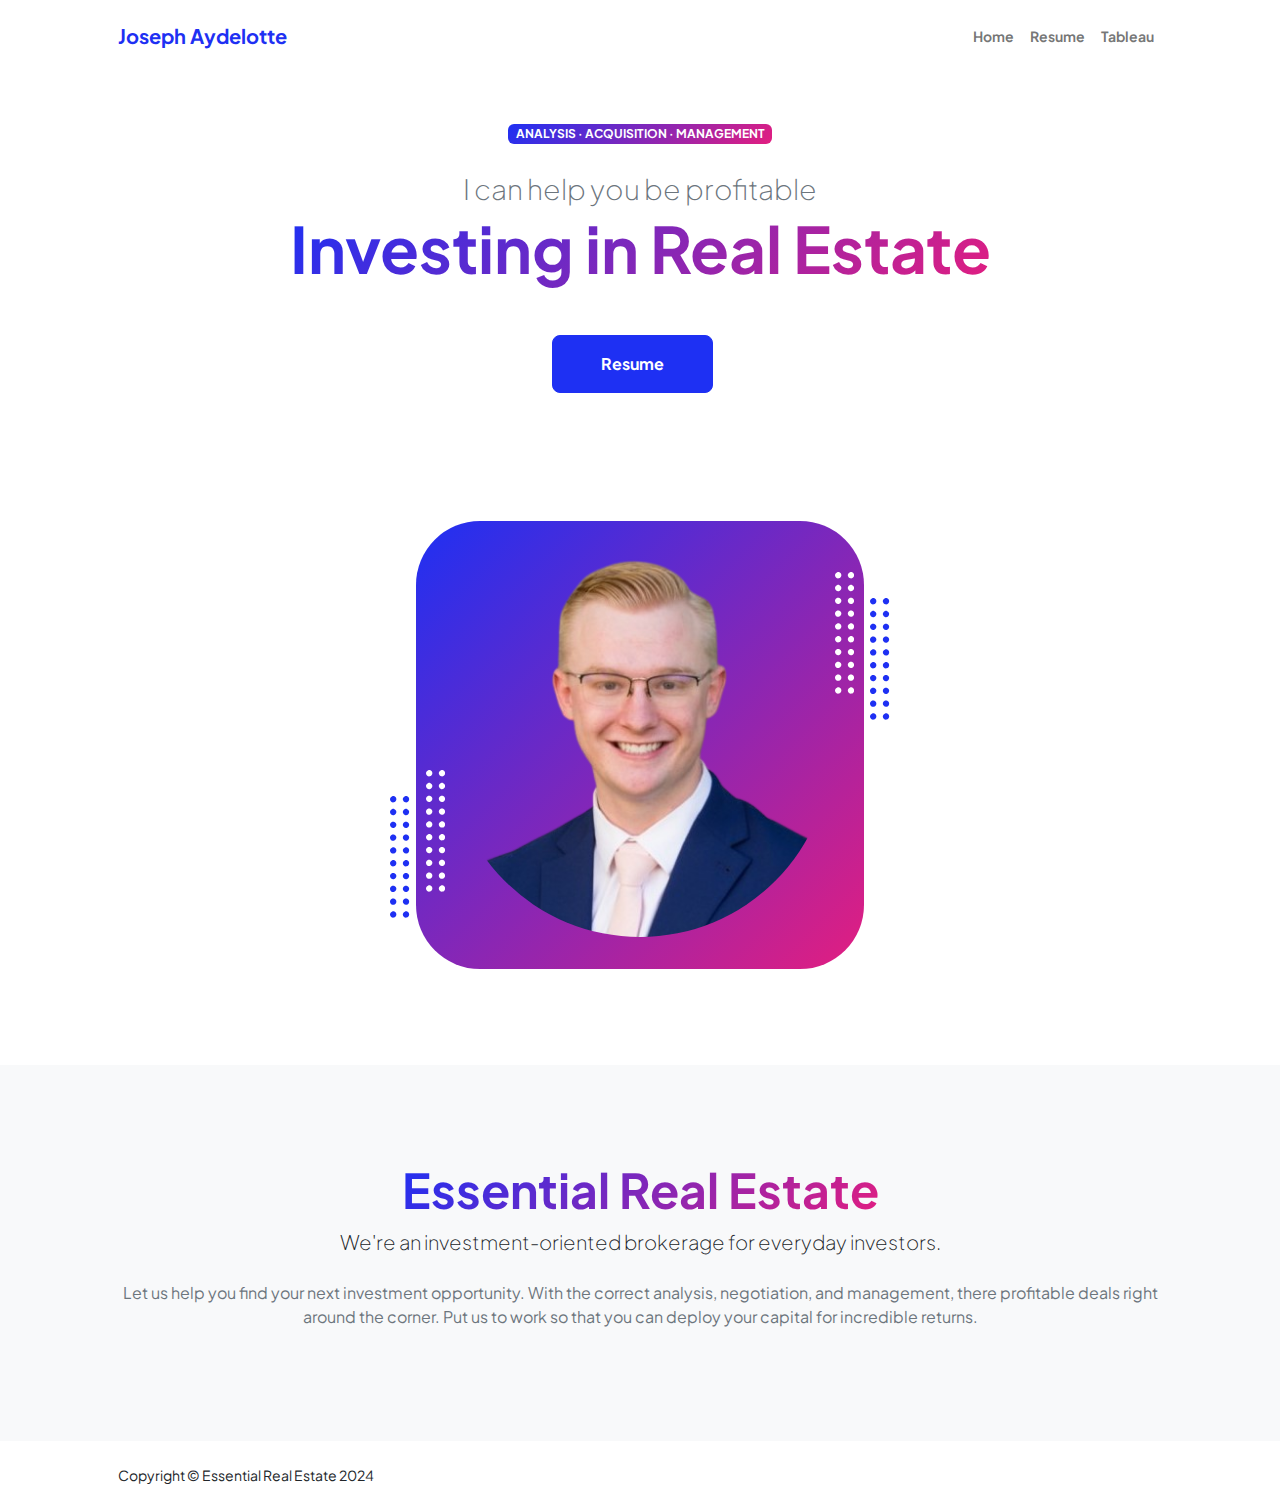
<file: startbootstrap-personal-gh-pages/index.html>
<!DOCTYPE html>
<html lang="en">
    <head>
        <meta charset="utf-8" />
        <meta name="viewport" content="width=device-width, initial-scale=1, shrink-to-fit=no" />
        <meta name="description" content="" />
        <meta name="author" content="" />
        <title>Essential Real Estate</title>
        <!-- Favicon-->
        <link rel="icon" type="image/x-icon" href="assets/favicon.ico" />
        <!-- Custom Google font-->
        <link rel="preconnect" href="https://fonts.googleapis.com" />
        <link rel="preconnect" href="https://fonts.gstatic.com" crossorigin />
        <link href="https://fonts.googleapis.com/css2?family=Plus+Jakarta+Sans:wght@100;200;300;400;500;600;700;800;900&amp;display=swap" rel="stylesheet" />
        <!-- Bootstrap icons-->
        <link href="https://cdn.jsdelivr.net/npm/bootstrap-icons@1.8.1/font/bootstrap-icons.css" rel="stylesheet" />
        <!-- Core theme CSS (includes Bootstrap)-->
        <link href="css/styles.css" rel="stylesheet" />
    </head>
    <body class="d-flex flex-column h-100">
        <main class="flex-shrink-0">
            <!-- Navigation-->
            <nav class="navbar navbar-expand-lg navbar-light bg-white py-3">
                <div class="container px-5">
                    <a class="navbar-brand" href="index.html"><span class="fw-bolder text-primary">Joseph Aydelotte</span></a>
                    <button class="navbar-toggler" type="button" data-bs-toggle="collapse" data-bs-target="#navbarSupportedContent" aria-controls="navbarSupportedContent" aria-expanded="false" aria-label="Toggle navigation"><span class="navbar-toggler-icon"></span></button>
                    <div class="collapse navbar-collapse" id="navbarSupportedContent">
                        <ul class="navbar-nav ms-auto mb-2 mb-lg-0 small fw-bolder">
                            <li class="nav-item"><a class="nav-link" href="index.html">Home</a></li>
                            <li class="nav-item"><a class="nav-link" href="resume.html">Resume</a></li>
                            <li class="nav-item"><a class="nav-link" href="tableau.html">Tableau</a></li>
                        </ul>
                    </div>
                </div>
            </nav>
            <!-- Header-->
            <header class="py-5">
                <div class="container px-5 pb-5">
                    <div class="row gx-5 align-items-center">
                        <div class="col-xxl-5">
                            <!-- Header text content-->
                            <div class="text-center text-xxl-start">
                                <div class="badge bg-gradient-primary-to-secondary text-white mb-4"><div class="text-uppercase">Analysis &middot; Acquisition &middot; Management</div></div>
                                <div class="fs-3 fw-light text-muted">I can help you be profitable</div>
                                <h1 class="display-3 fw-bolder mb-5"><span class="text-gradient d-inline">Investing in Real Estate</span></h1>
                                <div class="d-grid gap-3 d-sm-flex justify-content-sm-center justify-content-xxl-start mb-3">
                                    <a class="btn btn-primary btn-lg px-5 py-3 me-sm-3 fs-6 fw-bolder" href="resume.html">Resume</a>
                                </div>
                            </div>
                        </div>
                        <div class="col-xxl-7">
                            <!-- Header profile picture-->
                            <div class="d-flex justify-content-center mt-5 mt-xxl-0">
                                <div class="profile bg-gradient-primary-to-secondary">
                                    <!-- TIP: For best results, use a photo with a transparent background like the demo example below-->
                                    <!-- Watch a tutorial on how to do this on YouTube (link)-->
                                    <img class="profile-img" src="assets/profile.png" alt="Joseph Aydelotte"/>
                                    <div class="dots-1">
                                        <!-- SVG Dots-->
                                        <svg version="1.1" xmlns="http://www.w3.org/2000/svg" xmlns:xlink="http://www.w3.org/1999/xlink" x="0px" y="0px" viewBox="0 0 191.6 1215.4" style="enable-background: new 0 0 191.6 1215.4" xml:space="preserve">
                                            <g transform="translate(0.000000,1280.000000) scale(0.100000,-0.100000)">
                                                <path d="M227.7,12788.6c-105-35-200-141-222-248c-43-206,163-412,369-369c155,32,275,190,260,339c-11,105-90,213-190,262        C383.7,12801.6,289.7,12808.6,227.7,12788.6z"></path>
                                                <path d="M1507.7,12788.6c-151-50-253-216-222-362c25-119,136-230,254-255c194-41,395,142,375,339c-11,105-90,213-190,262        C1663.7,12801.6,1569.7,12808.6,1507.7,12788.6z"></path>
                                                <path d="M227.7,11508.6c-105-35-200-141-222-248c-43-206,163-412,369-369c155,32,275,190,260,339c-11,105-90,213-190,262        C383.7,11521.6,289.7,11528.6,227.7,11508.6z"></path>
                                                <path d="M1507.7,11508.6c-151-50-253-216-222-362c25-119,136-230,254-255c194-41,395,142,375,339c-11,105-90,213-190,262        C1663.7,11521.6,1569.7,11528.6,1507.7,11508.6z"></path>
                                                <path d="M227.7,10228.6c-105-35-200-141-222-248c-43-206,163-412,369-369c155,32,275,190,260,339c-11,105-90,213-190,262        C383.7,10241.6,289.7,10248.6,227.7,10228.6z"></path>
                                                <path d="M1507.7,10228.6c-105-35-200-141-222-248c-43-206,163-412,369-369c155,32,275,190,260,339c-11,105-90,213-190,262        C1663.7,10241.6,1569.7,10248.6,1507.7,10228.6z"></path>
                                                <path d="M227.7,8948.6c-105-35-200-141-222-248c-43-206,163-412,369-369c155,32,275,190,260,339c-11,105-90,213-190,262        C383.7,8961.6,289.7,8968.6,227.7,8948.6z"></path>
                                                <path d="M1507.7,8948.6c-105-35-200-141-222-248c-43-206,163-412,369-369c155,32,275,190,260,339c-11,105-90,213-190,262        C1663.7,8961.6,1569.7,8968.6,1507.7,8948.6z"></path>
                                                <path d="M227.7,7668.6c-105-35-200-141-222-248c-43-206,163-412,369-369c155,32,275,190,260,339c-11,105-90,213-190,262        C383.7,7681.6,289.7,7688.6,227.7,7668.6z"></path>
                                                <path d="M1507.7,7668.6c-105-35-200-141-222-248c-43-206,163-412,369-369c155,32,275,190,260,339c-11,105-90,213-190,262        C1663.7,7681.6,1569.7,7688.6,1507.7,7668.6z"></path>
                                                <path d="M227.7,6388.6c-105-35-200-141-222-248c-43-206,163-412,369-369c155,32,275,190,260,339c-11,105-90,213-190,262        C383.7,6401.6,289.7,6408.6,227.7,6388.6z"></path>
                                                <path d="M1507.7,6388.6c-105-35-200-141-222-248c-43-206,163-412,369-369c155,32,275,190,260,339c-11,105-90,213-190,262        C1663.7,6401.6,1569.7,6408.6,1507.7,6388.6z"></path>
                                                <path d="M227.7,5108.6c-105-35-200-141-222-248c-43-206,163-412,369-369c155,32,275,190,260,339c-11,105-90,213-190,262        C383.7,5121.6,289.7,5128.6,227.7,5108.6z"></path>
                                                <path d="M1507.7,5108.6c-105-35-200-141-222-248c-43-206,163-412,369-369c155,32,275,190,260,339c-11,105-90,213-190,262        C1663.7,5121.6,1569.7,5128.6,1507.7,5108.6z"></path>
                                                <path d="M227.7,3828.6c-105-35-200-141-222-248c-43-206,163-412,369-369c155,32,275,190,260,339c-11,105-90,213-190,262        C383.7,3841.6,289.7,3848.6,227.7,3828.6z"></path>
                                                <path d="M1507.7,3828.6c-105-35-200-141-222-248c-43-206,163-412,369-369c155,32,275,190,260,339c-11,105-90,213-190,262        C1663.7,3841.6,1569.7,3848.6,1507.7,3828.6z"></path>
                                                <path d="M227.7,2548.6c-105-35-200-141-222-248c-43-206,163-412,369-369c155,32,275,190,260,339c-11,105-90,213-190,262        C383.7,2561.6,289.7,2568.6,227.7,2548.6z"></path>
                                                <path d="M1507.7,2548.6c-105-35-200-141-222-248c-43-206,163-412,369-369c155,32,275,190,260,339c-11,105-90,213-190,262        C1663.7,2561.6,1569.7,2568.6,1507.7,2548.6z"></path>
                                                <path d="M227.7,1268.6c-105-35-200-141-222-248c-43-206,163-412,369-369c155,32,275,190,260,339c-11,105-90,213-190,262        C383.7,1281.6,289.7,1288.6,227.7,1268.6z"></path>
                                                <path d="M1507.7,1268.6c-105-35-200-141-222-248c-43-206,163-412,369-369c155,32,275,190,260,339c-11,105-90,213-190,262        C1663.7,1281.6,1569.7,1288.6,1507.7,1268.6z"></path>
                                            </g>
                                        </svg>
                                        <!-- END of SVG dots-->
                                    </div>
                                    <div class="dots-2">
                                        <!-- SVG Dots-->
                                        <svg version="1.1" xmlns="http://www.w3.org/2000/svg" xmlns:xlink="http://www.w3.org/1999/xlink" x="0px" y="0px" viewBox="0 0 191.6 1215.4" style="enable-background: new 0 0 191.6 1215.4" xml:space="preserve">
                                            <g transform="translate(0.000000,1280.000000) scale(0.100000,-0.100000)">
                                                <path d="M227.7,12788.6c-105-35-200-141-222-248c-43-206,163-412,369-369c155,32,275,190,260,339c-11,105-90,213-190,262        C383.7,12801.6,289.7,12808.6,227.7,12788.6z"></path>
                                                <path d="M1507.7,12788.6c-151-50-253-216-222-362c25-119,136-230,254-255c194-41,395,142,375,339c-11,105-90,213-190,262        C1663.7,12801.6,1569.7,12808.6,1507.7,12788.6z"></path>
                                                <path d="M227.7,11508.6c-105-35-200-141-222-248c-43-206,163-412,369-369c155,32,275,190,260,339c-11,105-90,213-190,262        C383.7,11521.6,289.7,11528.6,227.7,11508.6z"></path>
                                                <path d="M1507.7,11508.6c-151-50-253-216-222-362c25-119,136-230,254-255c194-41,395,142,375,339c-11,105-90,213-190,262        C1663.7,11521.6,1569.7,11528.6,1507.7,11508.6z"></path>
                                                <path d="M227.7,10228.6c-105-35-200-141-222-248c-43-206,163-412,369-369c155,32,275,190,260,339c-11,105-90,213-190,262        C383.7,10241.6,289.7,10248.6,227.7,10228.6z"></path>
                                                <path d="M1507.7,10228.6c-105-35-200-141-222-248c-43-206,163-412,369-369c155,32,275,190,260,339c-11,105-90,213-190,262        C1663.7,10241.6,1569.7,10248.6,1507.7,10228.6z"></path>
                                                <path d="M227.7,8948.6c-105-35-200-141-222-248c-43-206,163-412,369-369c155,32,275,190,260,339c-11,105-90,213-190,262        C383.7,8961.6,289.7,8968.6,227.7,8948.6z"></path>
                                                <path d="M1507.7,8948.6c-105-35-200-141-222-248c-43-206,163-412,369-369c155,32,275,190,260,339c-11,105-90,213-190,262        C1663.7,8961.6,1569.7,8968.6,1507.7,8948.6z"></path>
                                                <path d="M227.7,7668.6c-105-35-200-141-222-248c-43-206,163-412,369-369c155,32,275,190,260,339c-11,105-90,213-190,262        C383.7,7681.6,289.7,7688.6,227.7,7668.6z"></path>
                                                <path d="M1507.7,7668.6c-105-35-200-141-222-248c-43-206,163-412,369-369c155,32,275,190,260,339c-11,105-90,213-190,262        C1663.7,7681.6,1569.7,7688.6,1507.7,7668.6z"></path>
                                                <path d="M227.7,6388.6c-105-35-200-141-222-248c-43-206,163-412,369-369c155,32,275,190,260,339c-11,105-90,213-190,262        C383.7,6401.6,289.7,6408.6,227.7,6388.6z"></path>
                                                <path d="M1507.7,6388.6c-105-35-200-141-222-248c-43-206,163-412,369-369c155,32,275,190,260,339c-11,105-90,213-190,262        C1663.7,6401.6,1569.7,6408.6,1507.7,6388.6z"></path>
                                                <path d="M227.7,5108.6c-105-35-200-141-222-248c-43-206,163-412,369-369c155,32,275,190,260,339c-11,105-90,213-190,262        C383.7,5121.6,289.7,5128.6,227.7,5108.6z"></path>
                                                <path d="M1507.7,5108.6c-105-35-200-141-222-248c-43-206,163-412,369-369c155,32,275,190,260,339c-11,105-90,213-190,262        C1663.7,5121.6,1569.7,5128.6,1507.7,5108.6z"></path>
                                                <path d="M227.7,3828.6c-105-35-200-141-222-248c-43-206,163-412,369-369c155,32,275,190,260,339c-11,105-90,213-190,262        C383.7,3841.6,289.7,3848.6,227.7,3828.6z"></path>
                                                <path d="M1507.7,3828.6c-105-35-200-141-222-248c-43-206,163-412,369-369c155,32,275,190,260,339c-11,105-90,213-190,262        C1663.7,3841.6,1569.7,3848.6,1507.7,3828.6z"></path>
                                                <path d="M227.7,2548.6c-105-35-200-141-222-248c-43-206,163-412,369-369c155,32,275,190,260,339c-11,105-90,213-190,262        C383.7,2561.6,289.7,2568.6,227.7,2548.6z"></path>
                                                <path d="M1507.7,2548.6c-105-35-200-141-222-248c-43-206,163-412,369-369c155,32,275,190,260,339c-11,105-90,213-190,262        C1663.7,2561.6,1569.7,2568.6,1507.7,2548.6z"></path>
                                                <path d="M227.7,1268.6c-105-35-200-141-222-248c-43-206,163-412,369-369c155,32,275,190,260,339c-11,105-90,213-190,262        C383.7,1281.6,289.7,1288.6,227.7,1268.6z"></path>
                                                <path d="M1507.7,1268.6c-105-35-200-141-222-248c-43-206,163-412,369-369c155,32,275,190,260,339c-11,105-90,213-190,262        C1663.7,1281.6,1569.7,1288.6,1507.7,1268.6z"></path>
                                            </g>
                                        </svg>
                                        <!-- END of SVG dots-->
                                    </div>
                                    <div class="dots-3">
                                        <!-- SVG Dots-->
                                        <svg version="1.1" xmlns="http://www.w3.org/2000/svg" xmlns:xlink="http://www.w3.org/1999/xlink" x="0px" y="0px" viewBox="0 0 191.6 1215.4" style="enable-background: new 0 0 191.6 1215.4" xml:space="preserve">
                                            <g transform="translate(0.000000,1280.000000) scale(0.100000,-0.100000)">
                                                <path d="M227.7,12788.6c-105-35-200-141-222-248c-43-206,163-412,369-369c155,32,275,190,260,339c-11,105-90,213-190,262        C383.7,12801.6,289.7,12808.6,227.7,12788.6z"></path>
                                                <path d="M1507.7,12788.6c-151-50-253-216-222-362c25-119,136-230,254-255c194-41,395,142,375,339c-11,105-90,213-190,262        C1663.7,12801.6,1569.7,12808.6,1507.7,12788.6z"></path>
                                                <path d="M227.7,11508.6c-105-35-200-141-222-248c-43-206,163-412,369-369c155,32,275,190,260,339c-11,105-90,213-190,262        C383.7,11521.6,289.7,11528.6,227.7,11508.6z"></path>
                                                <path d="M1507.7,11508.6c-151-50-253-216-222-362c25-119,136-230,254-255c194-41,395,142,375,339c-11,105-90,213-190,262        C1663.7,11521.6,1569.7,11528.6,1507.7,11508.6z"></path>
                                                <path d="M227.7,10228.6c-105-35-200-141-222-248c-43-206,163-412,369-369c155,32,275,190,260,339c-11,105-90,213-190,262        C383.7,10241.6,289.7,10248.6,227.7,10228.6z"></path>
                                                <path d="M1507.7,10228.6c-105-35-200-141-222-248c-43-206,163-412,369-369c155,32,275,190,260,339c-11,105-90,213-190,262        C1663.7,10241.6,1569.7,10248.6,1507.7,10228.6z"></path>
                                                <path d="M227.7,8948.6c-105-35-200-141-222-248c-43-206,163-412,369-369c155,32,275,190,260,339c-11,105-90,213-190,262        C383.7,8961.6,289.7,8968.6,227.7,8948.6z"></path>
                                                <path d="M1507.7,8948.6c-105-35-200-141-222-248c-43-206,163-412,369-369c155,32,275,190,260,339c-11,105-90,213-190,262        C1663.7,8961.6,1569.7,8968.6,1507.7,8948.6z"></path>
                                                <path d="M227.7,7668.6c-105-35-200-141-222-248c-43-206,163-412,369-369c155,32,275,190,260,339c-11,105-90,213-190,262        C383.7,7681.6,289.7,7688.6,227.7,7668.6z"></path>
                                                <path d="M1507.7,7668.6c-105-35-200-141-222-248c-43-206,163-412,369-369c155,32,275,190,260,339c-11,105-90,213-190,262        C1663.7,7681.6,1569.7,7688.6,1507.7,7668.6z"></path>
                                                <path d="M227.7,6388.6c-105-35-200-141-222-248c-43-206,163-412,369-369c155,32,275,190,260,339c-11,105-90,213-190,262        C383.7,6401.6,289.7,6408.6,227.7,6388.6z"></path>
                                                <path d="M1507.7,6388.6c-105-35-200-141-222-248c-43-206,163-412,369-369c155,32,275,190,260,339c-11,105-90,213-190,262        C1663.7,6401.6,1569.7,6408.6,1507.7,6388.6z"></path>
                                                <path d="M227.7,5108.6c-105-35-200-141-222-248c-43-206,163-412,369-369c155,32,275,190,260,339c-11,105-90,213-190,262        C383.7,5121.6,289.7,5128.6,227.7,5108.6z"></path>
                                                <path d="M1507.7,5108.6c-105-35-200-141-222-248c-43-206,163-412,369-369c155,32,275,190,260,339c-11,105-90,213-190,262        C1663.7,5121.6,1569.7,5128.6,1507.7,5108.6z"></path>
                                                <path d="M227.7,3828.6c-105-35-200-141-222-248c-43-206,163-412,369-369c155,32,275,190,260,339c-11,105-90,213-190,262        C383.7,3841.6,289.7,3848.6,227.7,3828.6z"></path>
                                                <path d="M1507.7,3828.6c-105-35-200-141-222-248c-43-206,163-412,369-369c155,32,275,190,260,339c-11,105-90,213-190,262        C1663.7,3841.6,1569.7,3848.6,1507.7,3828.6z"></path>
                                                <path d="M227.7,2548.6c-105-35-200-141-222-248c-43-206,163-412,369-369c155,32,275,190,260,339c-11,105-90,213-190,262        C383.7,2561.6,289.7,2568.6,227.7,2548.6z"></path>
                                                <path d="M1507.7,2548.6c-105-35-200-141-222-248c-43-206,163-412,369-369c155,32,275,190,260,339c-11,105-90,213-190,262        C1663.7,2561.6,1569.7,2568.6,1507.7,2548.6z"></path>
                                                <path d="M227.7,1268.6c-105-35-200-141-222-248c-43-206,163-412,369-369c155,32,275,190,260,339c-11,105-90,213-190,262        C383.7,1281.6,289.7,1288.6,227.7,1268.6z"></path>
                                                <path d="M1507.7,1268.6c-105-35-200-141-222-248c-43-206,163-412,369-369c155,32,275,190,260,339c-11,105-90,213-190,262        C1663.7,1281.6,1569.7,1288.6,1507.7,1268.6z"></path>
                                            </g>
                                        </svg>
                                        <!-- END of SVG dots-->
                                    </div>
                                    <div class="dots-4">
                                        <!-- SVG Dots-->
                                        <svg version="1.1" xmlns="http://www.w3.org/2000/svg" xmlns:xlink="http://www.w3.org/1999/xlink" x="0px" y="0px" viewBox="0 0 191.6 1215.4" style="enable-background: new 0 0 191.6 1215.4" xml:space="preserve">
                                            <g transform="translate(0.000000,1280.000000) scale(0.100000,-0.100000)">
                                                <path d="M227.7,12788.6c-105-35-200-141-222-248c-43-206,163-412,369-369c155,32,275,190,260,339c-11,105-90,213-190,262        C383.7,12801.6,289.7,12808.6,227.7,12788.6z"></path>
                                                <path d="M1507.7,12788.6c-151-50-253-216-222-362c25-119,136-230,254-255c194-41,395,142,375,339c-11,105-90,213-190,262        C1663.7,12801.6,1569.7,12808.6,1507.7,12788.6z"></path>
                                                <path d="M227.7,11508.6c-105-35-200-141-222-248c-43-206,163-412,369-369c155,32,275,190,260,339c-11,105-90,213-190,262        C383.7,11521.6,289.7,11528.6,227.7,11508.6z"></path>
                                                <path d="M1507.7,11508.6c-151-50-253-216-222-362c25-119,136-230,254-255c194-41,395,142,375,339c-11,105-90,213-190,262        C1663.7,11521.6,1569.7,11528.6,1507.7,11508.6z"></path>
                                                <path d="M227.7,10228.6c-105-35-200-141-222-248c-43-206,163-412,369-369c155,32,275,190,260,339c-11,105-90,213-190,262        C383.7,10241.6,289.7,10248.6,227.7,10228.6z"></path>
                                                <path d="M1507.7,10228.6c-105-35-200-141-222-248c-43-206,163-412,369-369c155,32,275,190,260,339c-11,105-90,213-190,262        C1663.7,10241.6,1569.7,10248.6,1507.7,10228.6z"></path>
                                                <path d="M227.7,8948.6c-105-35-200-141-222-248c-43-206,163-412,369-369c155,32,275,190,260,339c-11,105-90,213-190,262        C383.7,8961.6,289.7,8968.6,227.7,8948.6z"></path>
                                                <path d="M1507.7,8948.6c-105-35-200-141-222-248c-43-206,163-412,369-369c155,32,275,190,260,339c-11,105-90,213-190,262        C1663.7,8961.6,1569.7,8968.6,1507.7,8948.6z"></path>
                                                <path d="M227.7,7668.6c-105-35-200-141-222-248c-43-206,163-412,369-369c155,32,275,190,260,339c-11,105-90,213-190,262        C383.7,7681.6,289.7,7688.6,227.7,7668.6z"></path>
                                                <path d="M1507.7,7668.6c-105-35-200-141-222-248c-43-206,163-412,369-369c155,32,275,190,260,339c-11,105-90,213-190,262        C1663.7,7681.6,1569.7,7688.6,1507.7,7668.6z"></path>
                                                <path d="M227.7,6388.6c-105-35-200-141-222-248c-43-206,163-412,369-369c155,32,275,190,260,339c-11,105-90,213-190,262        C383.7,6401.6,289.7,6408.6,227.7,6388.6z"></path>
                                                <path d="M1507.7,6388.6c-105-35-200-141-222-248c-43-206,163-412,369-369c155,32,275,190,260,339c-11,105-90,213-190,262        C1663.7,6401.6,1569.7,6408.6,1507.7,6388.6z"></path>
                                                <path d="M227.7,5108.6c-105-35-200-141-222-248c-43-206,163-412,369-369c155,32,275,190,260,339c-11,105-90,213-190,262        C383.7,5121.6,289.7,5128.6,227.7,5108.6z"></path>
                                                <path d="M1507.7,5108.6c-105-35-200-141-222-248c-43-206,163-412,369-369c155,32,275,190,260,339c-11,105-90,213-190,262        C1663.7,5121.6,1569.7,5128.6,1507.7,5108.6z"></path>
                                                <path d="M227.7,3828.6c-105-35-200-141-222-248c-43-206,163-412,369-369c155,32,275,190,260,339c-11,105-90,213-190,262        C383.7,3841.6,289.7,3848.6,227.7,3828.6z"></path>
                                                <path d="M1507.7,3828.6c-105-35-200-141-222-248c-43-206,163-412,369-369c155,32,275,190,260,339c-11,105-90,213-190,262        C1663.7,3841.6,1569.7,3848.6,1507.7,3828.6z"></path>
                                                <path d="M227.7,2548.6c-105-35-200-141-222-248c-43-206,163-412,369-369c155,32,275,190,260,339c-11,105-90,213-190,262        C383.7,2561.6,289.7,2568.6,227.7,2548.6z"></path>
                                                <path d="M1507.7,2548.6c-105-35-200-141-222-248c-43-206,163-412,369-369c155,32,275,190,260,339c-11,105-90,213-190,262        C1663.7,2561.6,1569.7,2568.6,1507.7,2548.6z"></path>
                                                <path d="M227.7,1268.6c-105-35-200-141-222-248c-43-206,163-412,369-369c155,32,275,190,260,339c-11,105-90,213-190,262        C383.7,1281.6,289.7,1288.6,227.7,1268.6z"></path>
                                                <path d="M1507.7,1268.6c-105-35-200-141-222-248c-43-206,163-412,369-369c155,32,275,190,260,339c-11,105-90,213-190,262        C1663.7,1281.6,1569.7,1288.6,1507.7,1268.6z"></path>
                                            </g>
                                        </svg>
                                        <!-- END of SVG dots-->
                                    </div>
                                </div>
                            </div>
                        </div>
                    </div>
                </div>
            </header>
            <!-- About Section-->
            <section class="bg-light py-5">
                <div class="container px-5">
                    <div class="row gx-5 justify-content-center">
                        <div class="col-xxl-8">
                            <div class="text-center my-5">
                                <h2 class="display-5 fw-bolder"><span class="text-gradient d-inline">Essential Real Estate</span></h2>
                                <p class="lead fw-light mb-4">We're an investment-oriented brokerage for everyday investors.</p>
                                <p class="text-muted">Let us help you find your next investment opportunity. With the correct analysis, negotiation, and management, there profitable deals right around the corner. Put us to work so that you can deploy your capital for incredible returns.</p>
                                <div class="d-flex justify-content-center fs-2 gap-4">
                                    
                                </div>
                            </div>
                        </div>
                    </div>
                </div>
            </section>
        </main>
        <!-- Footer-->
        <footer class="bg-white py-4 mt-auto">
            <div class="container px-5">
                <div class="row align-items-center justify-content-between flex-column flex-sm-row">
                    <div class="col-auto"><div class="small m-0">Copyright &copy; Essential Real Estate 2024</div></div>
                    <div class="col-auto">
                        
                    </div>
                </div>
            </div>
        </footer>
        <!-- Bootstrap core JS-->
        <script src="https://cdn.jsdelivr.net/npm/bootstrap@5.2.3/dist/js/bootstrap.bundle.min.js"></script>
        <!-- Core theme JS-->
        <script src="js/scripts.js"></script>
    </body>
</html>
</file>
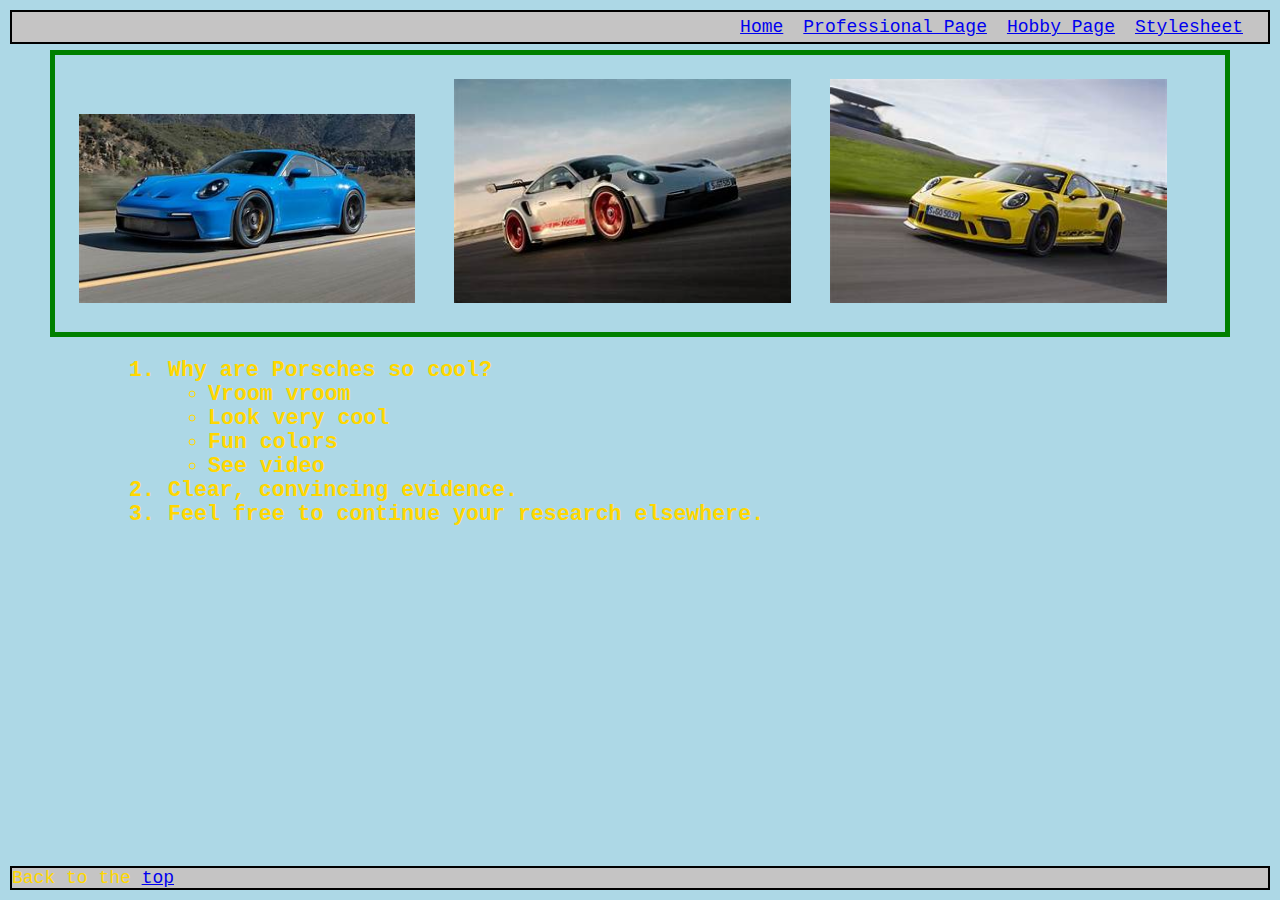
<file: from_scratch_html/hobby.html>
<!DOCTYPE html>

<head>
    <meta charset="UTF-8">
    <meta http-equiv="X-UA-Compatible" content="IE=edge">
    <meta name = "viewport" content="width=device-width, initial-scale=1.0">
    <link rel="stylesheet" href="../styles/styles.css">
    <title>Cool Pictures</title>
</head>


<body>
    <div class="header">
        <a href="../styles/styles.css" class="menu_option"  id="">Stylesheet</a>
        <a href="../from_scratch_html/hobby.html" class="menu_option"  id="">Hobby Page</a>
        <a href="../startbootstrap-personal-gh-pages/index.html" class="menu_option"  id="">Professional Page</a>
        <a href="../index.html" class="menu_option"  id="">Home</a>
    </div>

    <div class="picture_display" id="display_one">
        <img src="../pictures/cars/gt3-1.jpg" class = "car_pic" alt="1/3 favorite car!">
        <img src="../pictures/cars/gt3-2.jpg" class = "car_pic" alt="2/3 favorite car!">
        <img src="../pictures/cars/gt3-3.jpg" class = "car_pic" alt="3/3 favorite car!">
    </div>

    <ol class="ordered_list">
        <li>Why are Porsches so cool?
            <ul>
                <li>Vroom vroom</li>
                <li>Look very cool</li>
                <li>Fun colors</li>
                <li>See video</li>
            </ul>
        </li>
        <li>Clear, convincing evidence.</li>
        <li>Feel free to continue your research elsewhere.</li>
    </ol>

    <iframe class="video" src="https://www.youtube.com/embed/q5T-v5lYnck?si=e8IIgDgEYeAqFNEV" title="YouTube video player" frameborder="0" allow="accelerometer; autoplay; clipboard-write; encrypted-media; gyroscope; picture-in-picture; web-share" referrerpolicy="strict-origin-when-cross-origin" allowfullscreen></iframe>

    <br><br>

    <div class="anchorlink" >Back to the <a href="#top">top</a></div>


</body>
</file>
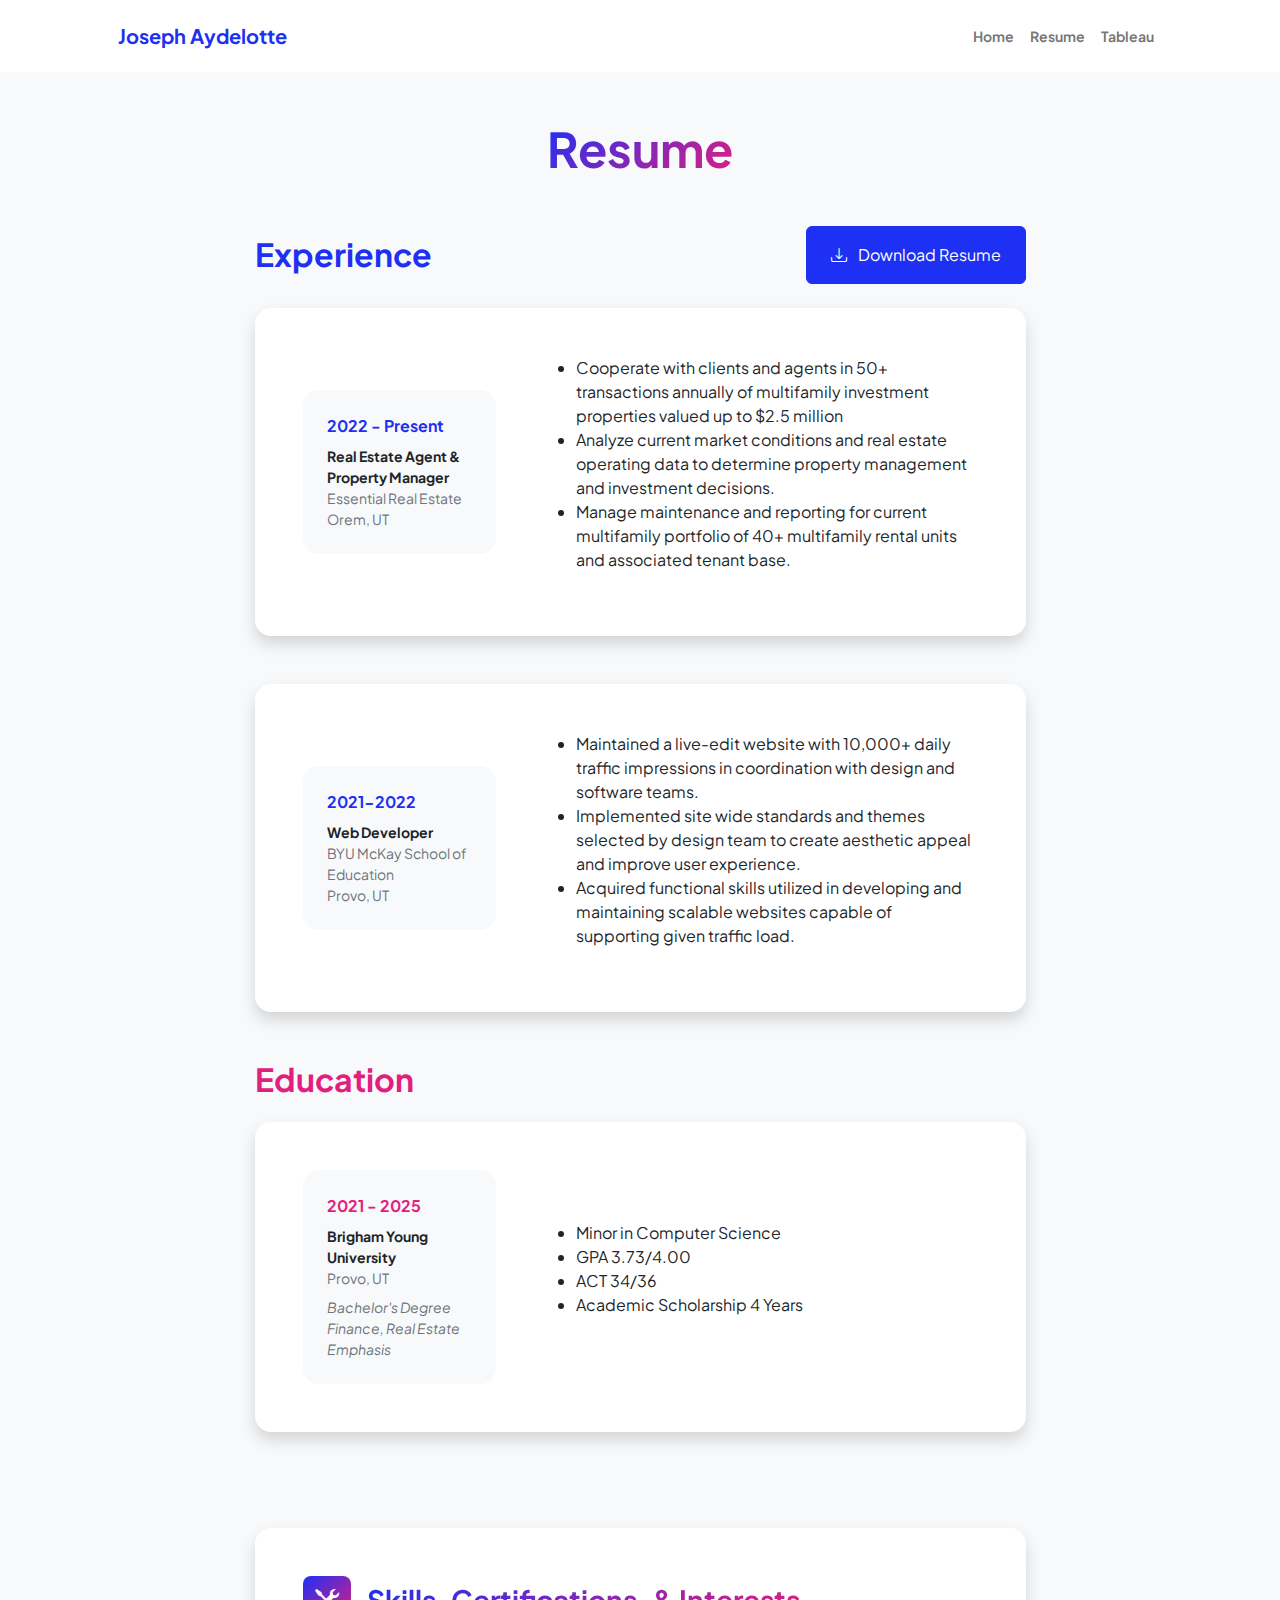
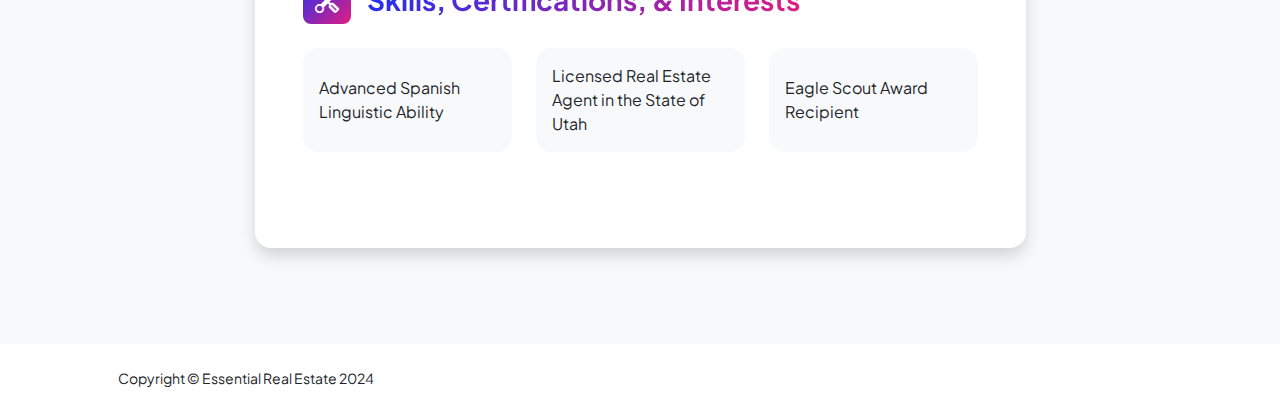
<file: startbootstrap-personal-gh-pages/resume.html>
<!DOCTYPE html>
<html lang="en">
    <head>
        <meta charset="utf-8" />
        <meta name="viewport" content="width=device-width, initial-scale=1, shrink-to-fit=no" />
        <meta name="description" content="" />
        <meta name="author" content="" />
        <title>Essential Real Estate</title>
        <!-- Favicon-->
        <link rel="icon" type="image/x-icon" href="assets/favicon.ico" />
        <!-- Custom Google font-->
        <link rel="preconnect" href="https://fonts.googleapis.com" />
        <link rel="preconnect" href="https://fonts.gstatic.com" crossorigin />
        <link href="https://fonts.googleapis.com/css2?family=Plus+Jakarta+Sans:wght@100;200;300;400;500;600;700;800;900&amp;display=swap" rel="stylesheet" />
        <!-- Bootstrap icons-->
        <link href="https://cdn.jsdelivr.net/npm/bootstrap-icons@1.8.1/font/bootstrap-icons.css" rel="stylesheet" />
        <!-- Core theme CSS (includes Bootstrap)-->
        <link href="css/styles.css" rel="stylesheet" />
    </head>
    <body class="d-flex flex-column h-100 bg-light">
        <main class="flex-shrink-0">
            <!-- Navigation-->
            <nav class="navbar navbar-expand-lg navbar-light bg-white py-3">
                <div class="container px-5">
                    <a class="navbar-brand" href="index.html"><span class="fw-bolder text-primary">Joseph Aydelotte</span></a>
                    <button class="navbar-toggler" type="button" data-bs-toggle="collapse" data-bs-target="#navbarSupportedContent" aria-controls="navbarSupportedContent" aria-expanded="false" aria-label="Toggle navigation"><span class="navbar-toggler-icon"></span></button>
                    <div class="collapse navbar-collapse" id="navbarSupportedContent">
                        <ul class="navbar-nav ms-auto mb-2 mb-lg-0 small fw-bolder">
                            <li class="nav-item"><a class="nav-link" href="index.html">Home</a></li>
                            <li class="nav-item"><a class="nav-link" href="resume.html">Resume</a></li>
                            <li class="nav-item"><a class="nav-link" href="tableau.html">Tableau</a></li>
                        </ul>
                    </div>
                </div>
            </nav>
            <!-- Page Content-->
            <div class="container px-5 my-5">
                <div class="text-center mb-5">
                    <h1 class="display-5 fw-bolder mb-0"><span class="text-gradient d-inline">Resume</span></h1>
                </div>
                <div class="row gx-5 justify-content-center">
                    <div class="col-lg-11 col-xl-9 col-xxl-8">
                        <!-- Experience Section-->
                        <section>
                            <div class="d-flex align-items-center justify-content-between mb-4">
                                <h2 class="text-primary fw-bolder mb-0">Experience</h2>
                                <!-- Download resume button-->
                                <!-- Note: Set the link href target to a PDF file within your project-->
                                <a class="btn btn-primary px-4 py-3" href="./assets/resume.pdf">
                                    <div class="d-inline-block bi bi-download me-2"></div>
                                    Download Resume
                                </a>
                            </div>
                            <!-- Experience Card 1-->
                            <div class="card shadow border-0 rounded-4 mb-5">
                                <div class="card-body p-5">
                                    <div class="row align-items-center gx-5">
                                        <div class="col text-center text-lg-start mb-4 mb-lg-0">
                                            <div class="bg-light p-4 rounded-4">
                                                <div class="text-primary fw-bolder mb-2">2022 - Present</div>
                                                <div class="small fw-bolder">Real Estate Agent & Property Manager</div>
                                                <div class="small text-muted">Essential Real Estate</div>
                                                <div class="small text-muted">Orem, UT</div>
                                            </div>
                                        </div>
                                        <div class="col-lg-8"><div>
                                             <ul>
                                                <li>Cooperate with clients and agents in 50+ transactions annually of multifamily investment properties valued up to $2.5 million</li>
                                                <li>Analyze current market conditions and real estate operating data to determine property management and investment decisions.</li>
                                                <li>Manage maintenance and reporting for current multifamily portfolio of 40+ multifamily rental units and associated tenant base.</li>
                                             </ul>
                                        </div></div>
                                    </div>
                                </div>
                            </div>
                            <!-- Experience Card 2-->
                            <div class="card shadow border-0 rounded-4 mb-5">
                                <div class="card-body p-5">
                                    <div class="row align-items-center gx-5">
                                        <div class="col text-center text-lg-start mb-4 mb-lg-0">
                                            <div class="bg-light p-4 rounded-4">
                                                <div class="text-primary fw-bolder mb-2">2021-2022</div>
                                                <div class="small fw-bolder">Web Developer</div>
                                                <div class="small text-muted">BYU McKay School of Education</div>
                                                <div class="small text-muted">Provo, UT</div>
                                            </div>
                                        </div>
                                        <div class="col-lg-8"><div>
                                            <ul>
                                                <li>Maintained a live-edit website with 10,000+ daily traffic impressions in coordination with design and software teams.</li>
                                                <li>Implemented site wide standards and themes selected by design team to create aesthetic appeal and improve user experience.</li>
                                                <li>Acquired functional skills utilized in developing and maintaining scalable websites capable of supporting given traffic load.</li>
                                             </ul>    
                                        </div></div>
                                    </div>
                                </div>
                            </div>
                        </section>
                        <!-- Education Section-->
                        <section>
                            <h2 class="text-secondary fw-bolder mb-4">Education</h2>
                            <!-- Education Card 1-->
                            <div class="card shadow border-0 rounded-4 mb-5">
                                <div class="card-body p-5">
                                    <div class="row align-items-center gx-5">
                                        <div class="col text-center text-lg-start mb-4 mb-lg-0">
                                            <div class="bg-light p-4 rounded-4">
                                                <div class="text-secondary fw-bolder mb-2">2021 - 2025</div>
                                                <div class="mb-2">
                                                    <div class="small fw-bolder">Brigham Young University</div>
                                                    <div class="small text-muted">Provo, UT</div>
                                                </div>
                                                <div class="fst-italic">
                                                    <div class="small text-muted">Bachelor's Degree</div>
                                                    <div class="small text-muted">Finance, Real Estate Emphasis</div>
                                                </div>
                                            </div>
                                        </div>
                                        <div class="col-lg-8"><div>
                                            <ul>
                                                <li>Minor in Computer Science</li>
                                                <li>GPA 3.73/4.00</li>
                                                <li>ACT 34/36</li>
                                                <li>Academic Scholarship 4 Years</li>
                                            </ul>
                                        </div></div>
                                    </div>
                                </div>
                            </div>
                        </section>
                        <!-- Divider-->
                        <div class="pb-5"></div>
                        <!-- Skills Section-->
                        <section>
                            <!-- Skillset Card-->
                            <div class="card shadow border-0 rounded-4 mb-5">
                                <div class="card-body p-5">
                                    <!-- Professional skills list-->
                                    <div class="mb-5">
                                        <div class="d-flex align-items-center mb-4">
                                            <div class="feature bg-primary bg-gradient-primary-to-secondary text-white rounded-3 me-3"><i class="bi bi-tools"></i></div>
                                            <h3 class="fw-bolder mb-0"><span class="text-gradient d-inline">Skills, Certifications, & Interests</span></h3>
                                        </div>
                                        <div class="row row-cols-1 row-cols-md-3 mb-4">
                                            <div class="col mb-4 mb-md-0"><div class="d-flex align-items-center bg-light rounded-4 p-3 h-100">Advanced Spanish Linguistic Ability</div></div>
                                            <div class="col mb-4 mb-md-0"><div class="d-flex align-items-center bg-light rounded-4 p-3 h-100">Licensed Real Estate Agent in the State of Utah</div></div>
                                            <div class="col"><div class="d-flex align-items-center bg-light rounded-4 p-3 h-100">Eagle Scout Award Recipient</div></div>
                                        </div>
                                    </div>
                                </div>
                            </div>
                        </section>
                    </div>
                </div>
            </div>
        </main>
        <!-- Footer-->
        <footer class="bg-white py-4 mt-auto">
            <div class="container px-5">
                <div class="row align-items-center justify-content-between flex-column flex-sm-row">
                    <div class="col-auto"><div class="small m-0">Copyright &copy; Essential Real Estate 2024</div></div>
                    <div class="col-auto">

                    </div>
                </div>
            </div>
        </footer>
        <!-- Bootstrap core JS-->
        <script src="https://cdn.jsdelivr.net/npm/bootstrap@5.2.3/dist/js/bootstrap.bundle.min.js"></script>
        <!-- Core theme JS-->
        <script src="js/scripts.js"></script>
    </body>
</html>
</file>
<file: styles/styles.css>
body {
    margin: 50px;
    background: rgb(173, 216, 230);
    font-family: 'Courier New', Courier, monospace;
    font-size: large;
    color:rgb(255, 215, 0);

}

ol {
    font-weight: 900;
    font-size: larger;
}

/*formatted div (1/3)*/
.header {
    background-color: rgb(197, 196, 196);
    border: 2px solid black;
    position: absolute;
    top: 10px;
    left: 10px;
    right: 10px;
    height: 20px;
    padding: 5px;
}

.menu_option {
    float: right;
    padding-right: 20px;
}

/*formatted div (2/3)*/
.picture_display {
    border: 5px solid green;
    padding: 2%
}

.car_pic {
    width: 30%;
    padding-right: 2.5%;
}

.ordered_list { 
    padding-left: 10%;
    width: 70%;
}

.video {
    padding: 30px;
}

/*formatted div (3/3)*/
.anchorlink {
    background-color: rgb(197, 196, 196);
    border: 2px solid black;
    position: fixed;
    left: 10px;
    right: 10px;
    bottom: 10px;
    height: 20px;
}
</file>
